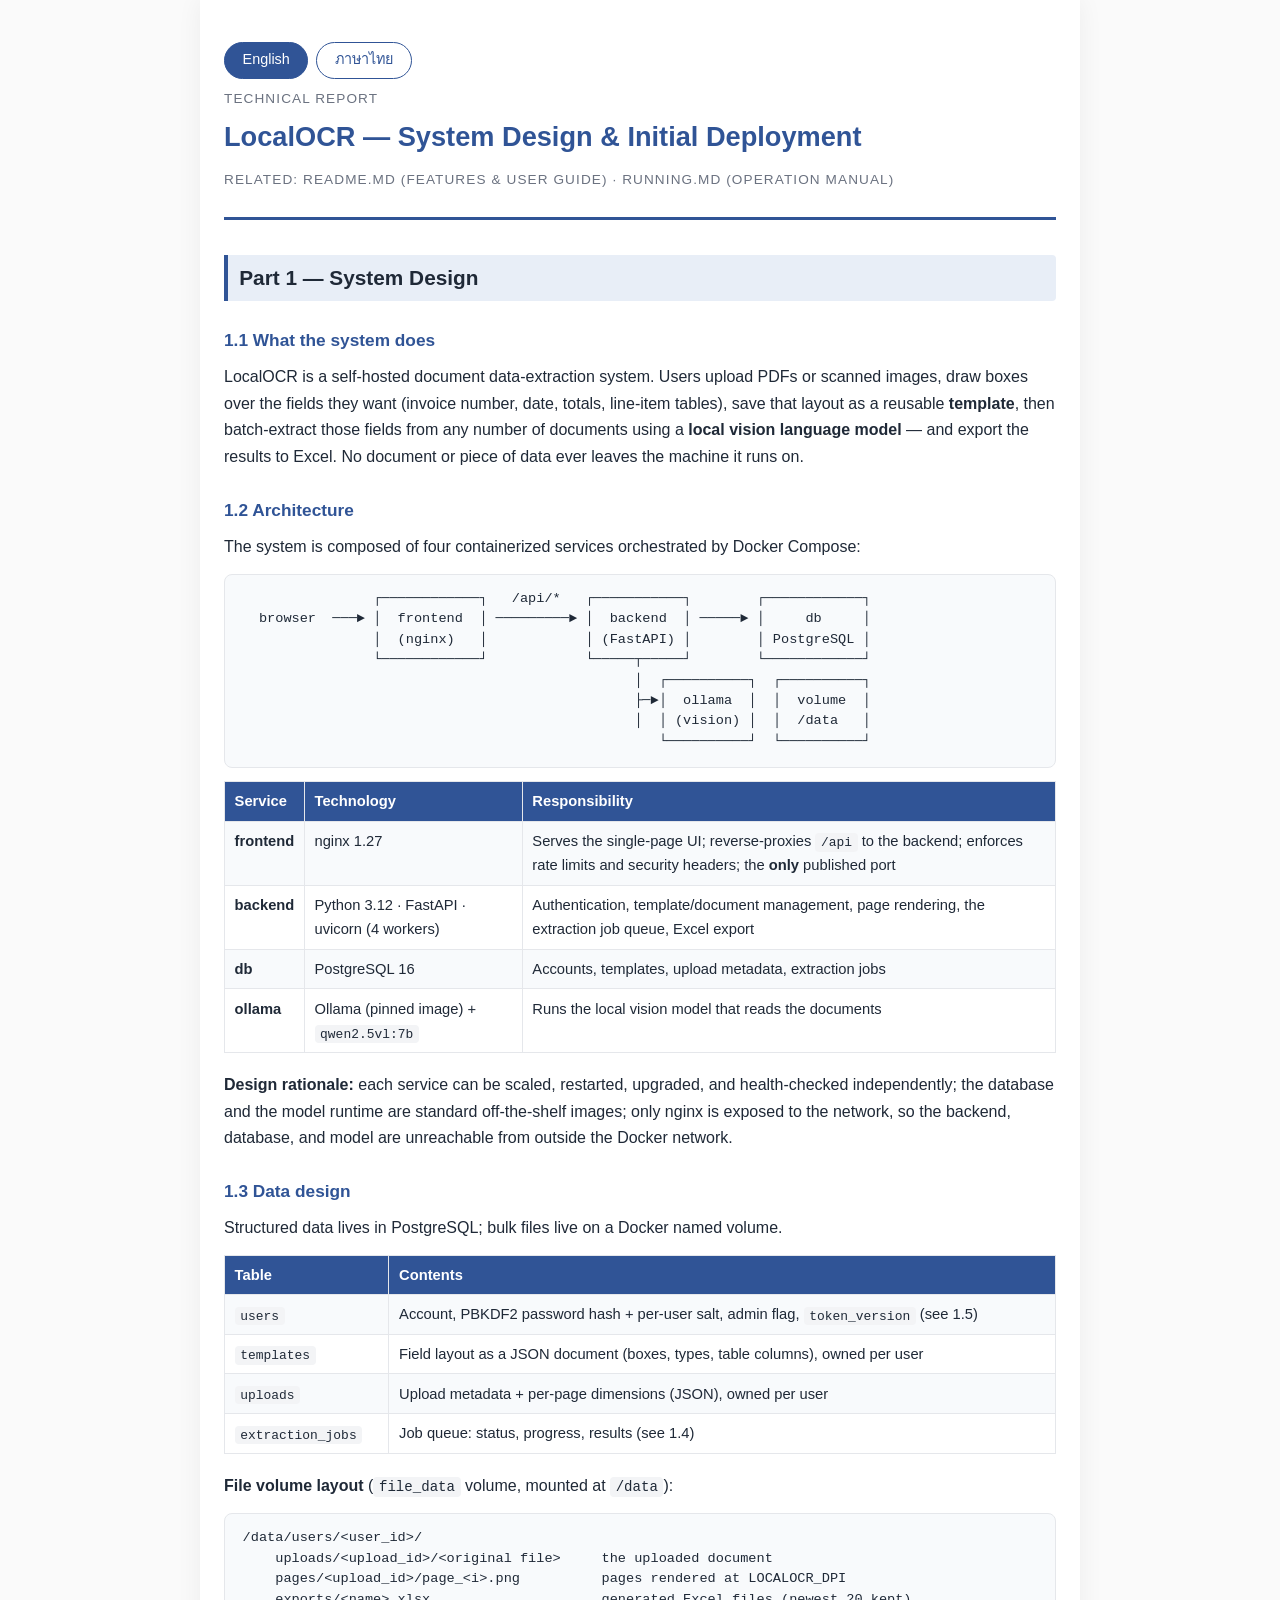
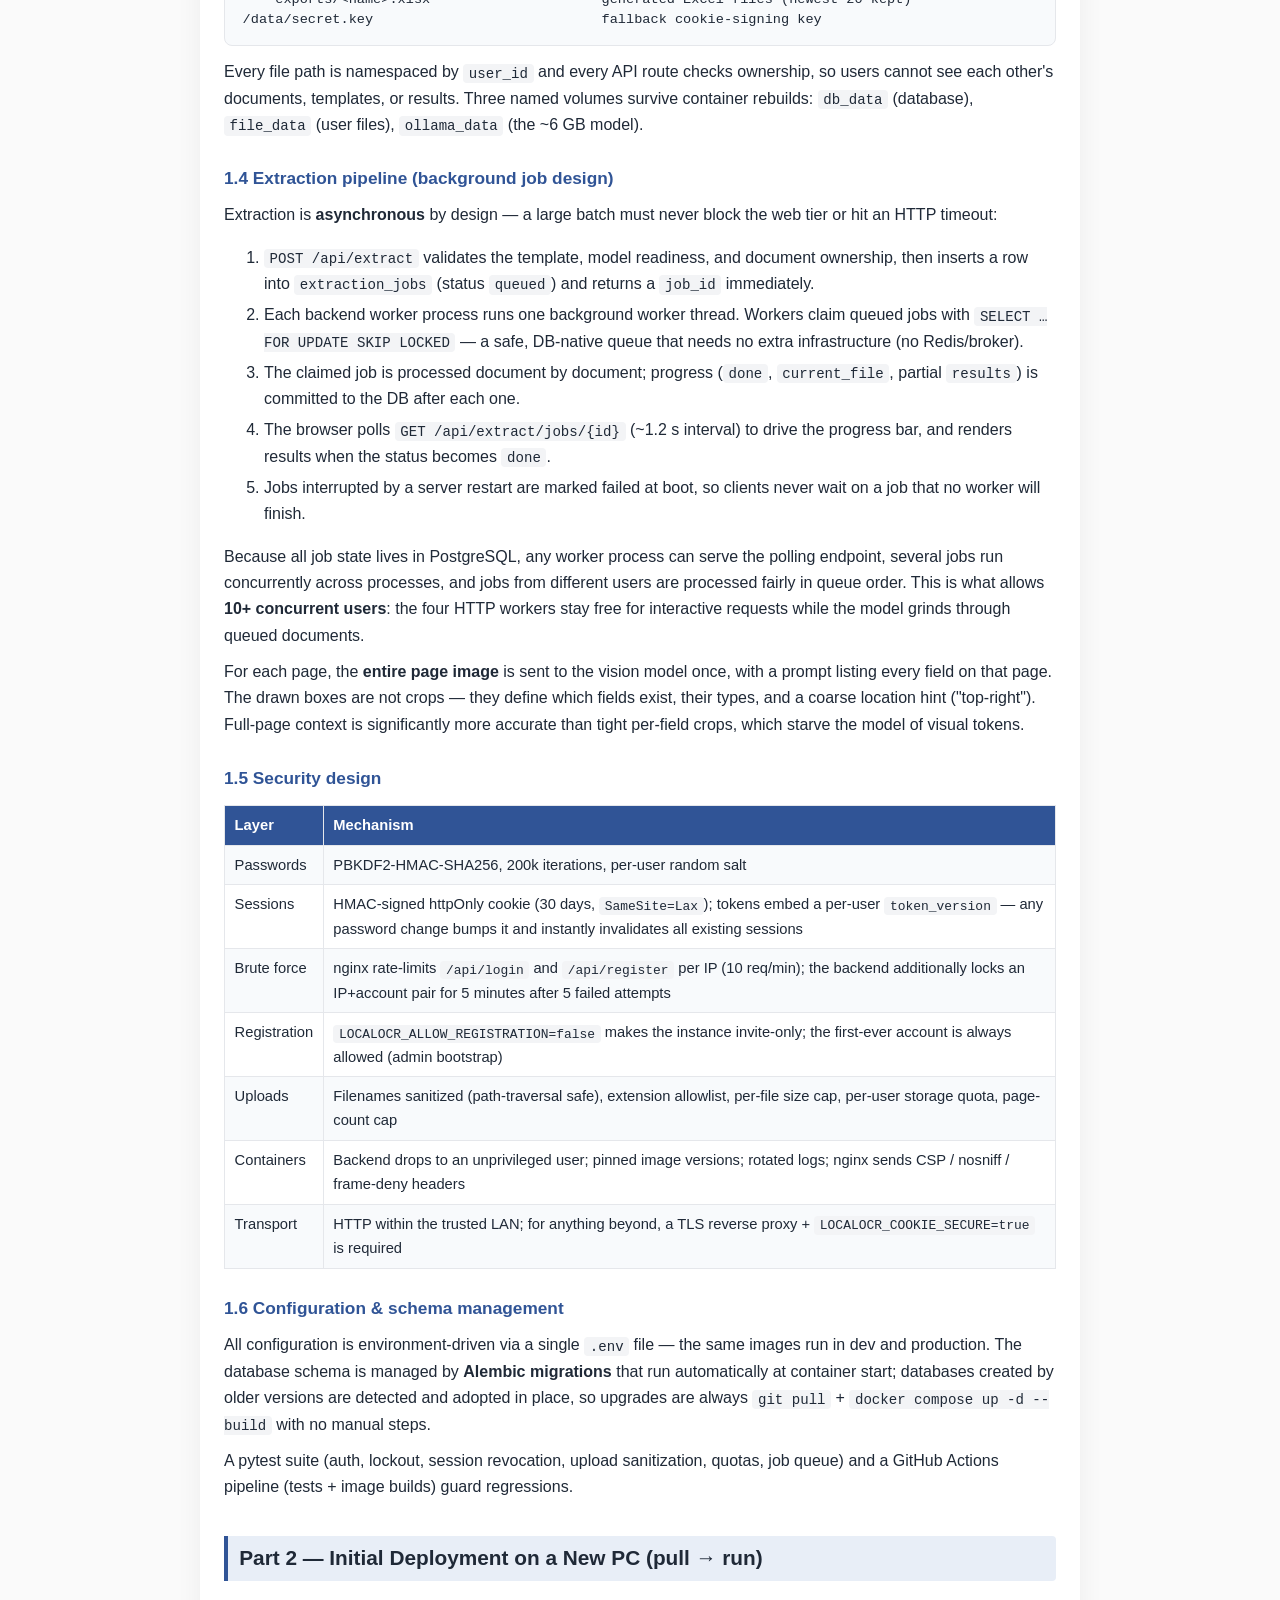
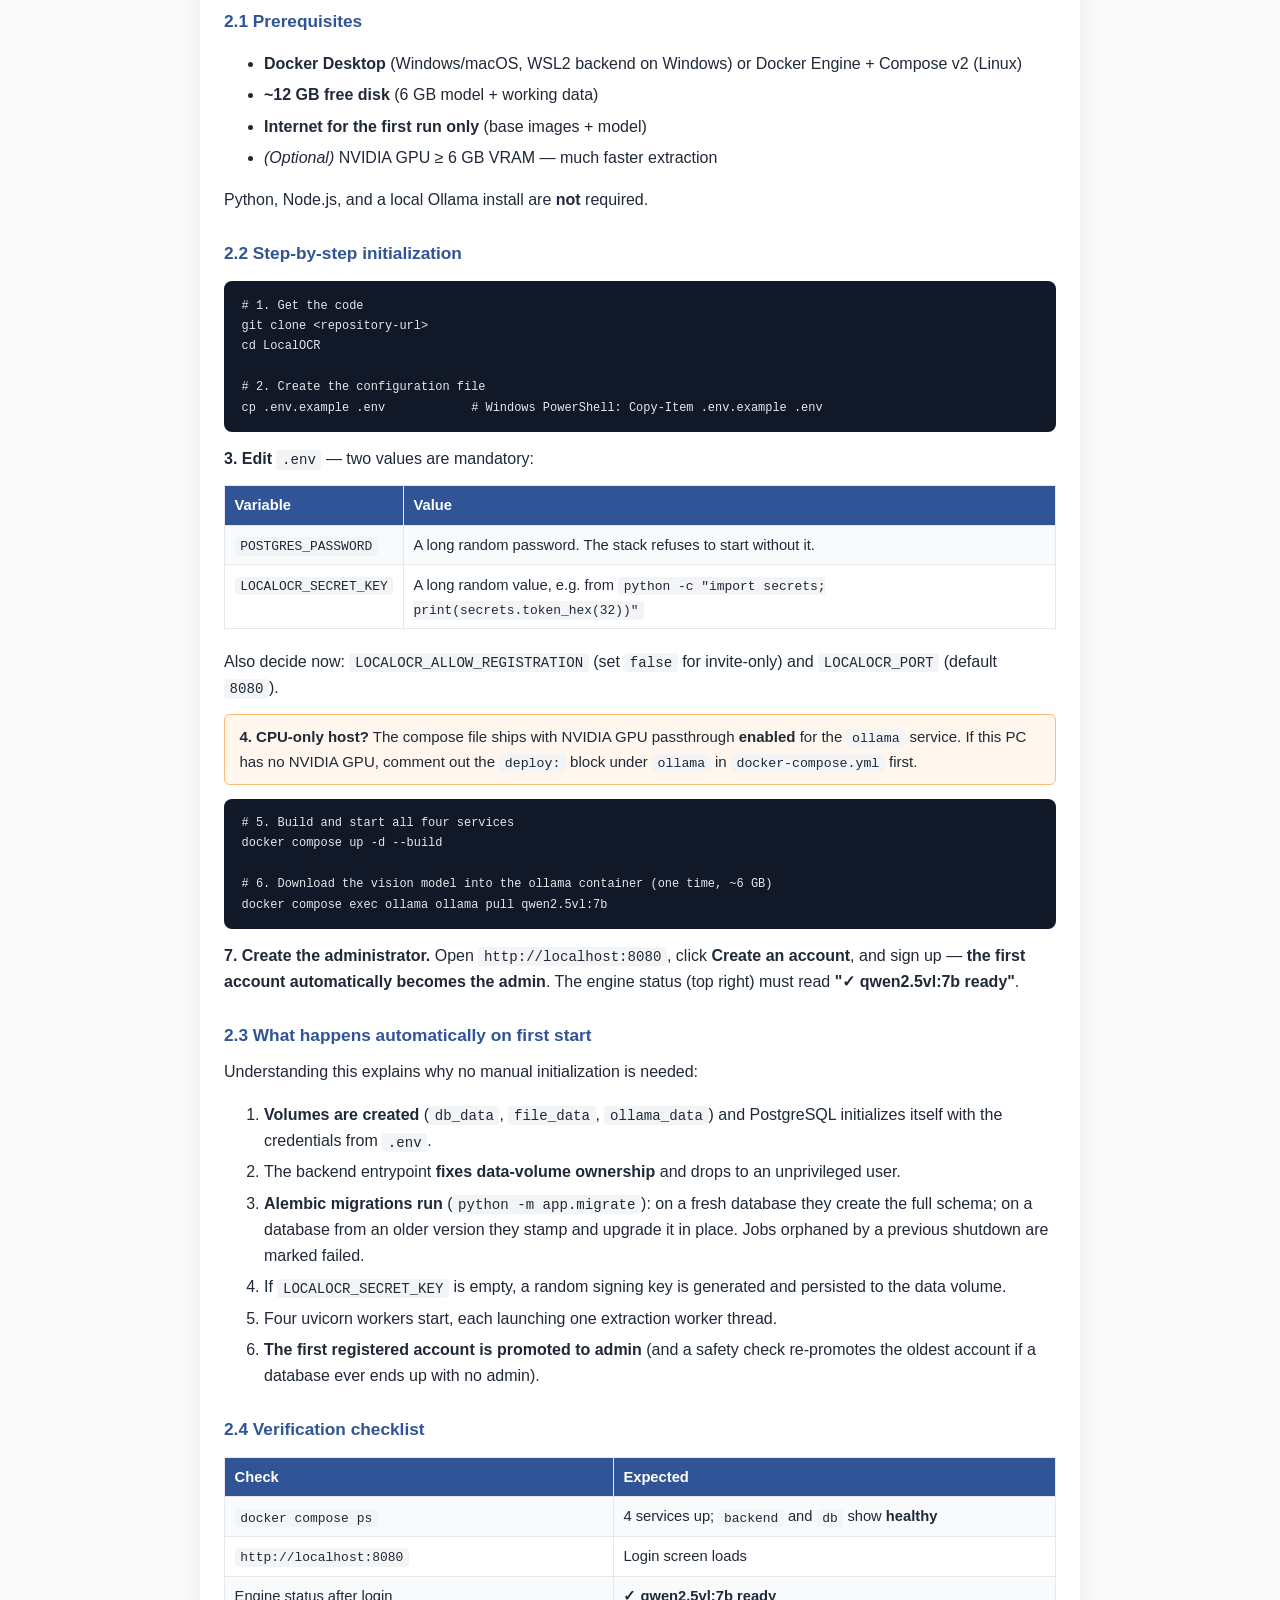
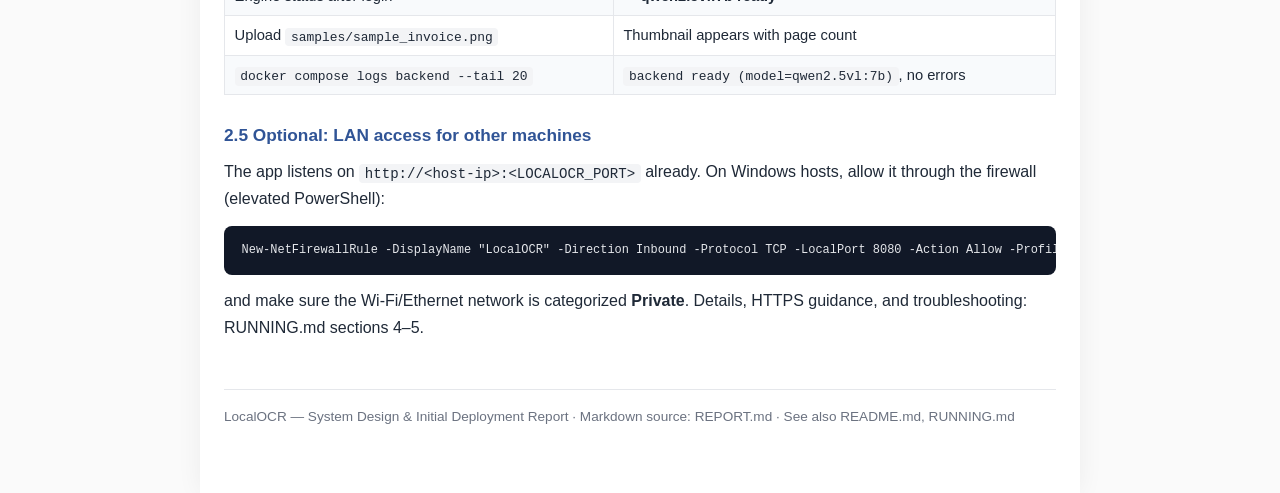
<file: REPORT.html>
<!DOCTYPE html>
<html lang="en">
<head>
<meta charset="UTF-8" />
<meta name="viewport" content="width=device-width, initial-scale=1.0" />
<title>LocalOCR — System Design &amp; Initial Deployment Report</title>
<style>
  :root {
    --ink: #1f2937;
    --muted: #6b7280;
    --accent: #305496;
    --accent-soft: #e8eef7;
    --border: #e5e7eb;
    --code-bg: #f3f4f6;
    --warn-bg: #fff7ed;
    --warn-border: #fdba74;
  }
  * { box-sizing: border-box; }
  body {
    margin: 0;
    color: var(--ink);
    font: 16px/1.65 "Segoe UI", "Noto Sans Thai", Tahoma, Arial, sans-serif;
    background: #fafafa;
  }
  .page {
    max-width: 880px;
    margin: 0 auto;
    padding: 2rem 1.5rem 4rem;
    background: #fff;
    min-height: 100vh;
    box-shadow: 0 0 24px rgba(0,0,0,.06);
  }
  header.report-head {
    border-bottom: 3px solid var(--accent);
    padding-bottom: 1rem;
    margin-bottom: 1.5rem;
  }
  .doc-kicker { color: var(--muted); font-size: .85rem; letter-spacing: .08em; text-transform: uppercase; }
  h1 { font-size: 1.7rem; margin: .25rem 0 .5rem; color: var(--accent); }
  h2 {
    font-size: 1.3rem;
    margin: 2.2rem 0 .8rem;
    padding: .35rem .7rem;
    background: var(--accent-soft);
    border-left: 4px solid var(--accent);
    border-radius: 0 4px 4px 0;
  }
  h3 { font-size: 1.08rem; margin: 1.6rem 0 .5rem; color: var(--accent); }
  p { margin: .6rem 0; }
  table {
    border-collapse: collapse;
    width: 100%;
    margin: .8rem 0 1.2rem;
    font-size: .92rem;
  }
  th, td { border: 1px solid var(--border); padding: .45rem .6rem; text-align: left; vertical-align: top; }
  th { background: var(--accent); color: #fff; font-weight: 600; }
  tr:nth-child(even) td { background: #f8fafc; }
  code {
    background: var(--code-bg);
    border-radius: 4px;
    padding: .1rem .35rem;
    font: .88em/1.5 Consolas, "Courier New", monospace;
  }
  pre {
    background: #111827;
    color: #e5e7eb;
    border-radius: 8px;
    padding: .9rem 1.1rem;
    overflow-x: auto;
    font: .85rem/1.5 Consolas, "Courier New", monospace;
  }
  pre code { background: none; padding: 0; color: inherit; }
  pre.diagram { background: #f8fafc; color: var(--ink); border: 1px solid var(--border); }
  .note {
    background: var(--warn-bg);
    border: 1px solid var(--warn-border);
    border-radius: 6px;
    padding: .6rem .9rem;
    margin: .8rem 0;
    font-size: .94rem;
  }
  ol li, ul li { margin: .3rem 0; }
  .lang-toggle {
    position: sticky;
    top: 0;
    z-index: 10;
    display: flex;
    gap: .5rem;
    padding: .6rem 0;
    background: #fff;
  }
  .lang-toggle button {
    border: 1px solid var(--accent);
    background: #fff;
    color: var(--accent);
    padding: .35rem 1.1rem;
    border-radius: 999px;
    font: inherit;
    font-size: .9rem;
    cursor: pointer;
  }
  .lang-toggle button.active { background: var(--accent); color: #fff; }
  .lang { display: none; }
  .lang.show { display: block; }
  footer { margin-top: 3rem; color: var(--muted); font-size: .85rem; border-top: 1px solid var(--border); padding-top: 1rem; }
  @media print {
    body { background: #fff; }
    .page { box-shadow: none; max-width: none; padding: 0; }
    .lang-toggle { display: none; }
    pre { white-space: pre-wrap; }
    h2 { break-after: avoid; }
    table, pre { break-inside: avoid; }
  }
</style>
</head>
<body>
<div class="page">

<div class="lang-toggle">
  <button id="btn-en" class="active" onclick="setLang('en')">English</button>
  <button id="btn-th" onclick="setLang('th')">ภาษาไทย</button>
</div>

<!-- ==================== ENGLISH ==================== -->
<section id="lang-en" class="lang show">

<header class="report-head">
  <div class="doc-kicker">Technical Report</div>
  <h1>LocalOCR — System Design &amp; Initial Deployment</h1>
  <p class="doc-kicker">Related: README.md (features &amp; user guide) · RUNNING.md (operation manual)</p>
</header>

<h2>Part 1 — System Design</h2>

<h3>1.1 What the system does</h3>
<p>LocalOCR is a self-hosted document data-extraction system. Users upload PDFs
or scanned images, draw boxes over the fields they want (invoice number, date,
totals, line-item tables), save that layout as a reusable <strong>template</strong>,
then batch-extract those fields from any number of documents using a
<strong>local vision language model</strong> — and export the results to Excel.
No document or piece of data ever leaves the machine it runs on.</p>

<h3>1.2 Architecture</h3>
<p>The system is composed of four containerized services orchestrated by Docker Compose:</p>
<pre class="diagram">
                ┌────────────┐   /api/*   ┌───────────┐        ┌────────────┐
  browser  ───► │  frontend  │ ─────────► │  backend  │ ─────► │     db     │
                │  (nginx)   │            │ (FastAPI) │        │ PostgreSQL │
                └────────────┘            └─────┬─────┘        └────────────┘
                                                │  ┌──────────┐  ┌──────────┐
                                                ├─►│  ollama  │  │  volume  │
                                                │  │ (vision) │  │  /data   │
                                                   └──────────┘  └──────────┘
</pre>
<table>
  <tr><th>Service</th><th>Technology</th><th>Responsibility</th></tr>
  <tr><td><strong>frontend</strong></td><td>nginx 1.27</td><td>Serves the single-page UI; reverse-proxies <code>/api</code> to the backend; enforces rate limits and security headers; the <strong>only</strong> published port</td></tr>
  <tr><td><strong>backend</strong></td><td>Python 3.12 · FastAPI · uvicorn (4 workers)</td><td>Authentication, template/document management, page rendering, the extraction job queue, Excel export</td></tr>
  <tr><td><strong>db</strong></td><td>PostgreSQL 16</td><td>Accounts, templates, upload metadata, extraction jobs</td></tr>
  <tr><td><strong>ollama</strong></td><td>Ollama (pinned image) + <code>qwen2.5vl:7b</code></td><td>Runs the local vision model that reads the documents</td></tr>
</table>
<p><strong>Design rationale:</strong> each service can be scaled, restarted, upgraded,
and health-checked independently; the database and the model runtime are standard
off-the-shelf images; only nginx is exposed to the network, so the backend,
database, and model are unreachable from outside the Docker network.</p>

<h3>1.3 Data design</h3>
<p>Structured data lives in PostgreSQL; bulk files live on a Docker named volume.</p>
<table>
  <tr><th>Table</th><th>Contents</th></tr>
  <tr><td><code>users</code></td><td>Account, PBKDF2 password hash + per-user salt, admin flag, <code>token_version</code> (see 1.5)</td></tr>
  <tr><td><code>templates</code></td><td>Field layout as a JSON document (boxes, types, table columns), owned per user</td></tr>
  <tr><td><code>uploads</code></td><td>Upload metadata + per-page dimensions (JSON), owned per user</td></tr>
  <tr><td><code>extraction_jobs</code></td><td>Job queue: status, progress, results (see 1.4)</td></tr>
</table>
<p><strong>File volume layout</strong> (<code>file_data</code> volume, mounted at <code>/data</code>):</p>
<pre class="diagram">
/data/users/&lt;user_id&gt;/
    uploads/&lt;upload_id&gt;/&lt;original file&gt;     the uploaded document
    pages/&lt;upload_id&gt;/page_&lt;i&gt;.png          pages rendered at LOCALOCR_DPI
    exports/&lt;name&gt;.xlsx                     generated Excel files (newest 20 kept)
/data/secret.key                            fallback cookie-signing key
</pre>
<p>Every file path is namespaced by <code>user_id</code> and every API route checks
ownership, so users cannot see each other's documents, templates, or results.
Three named volumes survive container rebuilds: <code>db_data</code> (database),
<code>file_data</code> (user files), <code>ollama_data</code> (the ~6&nbsp;GB model).</p>

<h3>1.4 Extraction pipeline (background job design)</h3>
<p>Extraction is <strong>asynchronous</strong> by design — a large batch must never
block the web tier or hit an HTTP timeout:</p>
<ol>
  <li><code>POST /api/extract</code> validates the template, model readiness, and
      document ownership, then inserts a row into <code>extraction_jobs</code>
      (status <code>queued</code>) and returns a <code>job_id</code> immediately.</li>
  <li>Each backend worker process runs one background worker thread. Workers claim
      queued jobs with <code>SELECT … FOR UPDATE SKIP LOCKED</code> — a safe,
      DB-native queue that needs no extra infrastructure (no Redis/broker).</li>
  <li>The claimed job is processed document by document; progress (<code>done</code>,
      <code>current_file</code>, partial <code>results</code>) is committed to the DB
      after each one.</li>
  <li>The browser polls <code>GET /api/extract/jobs/{id}</code> (~1.2&nbsp;s interval)
      to drive the progress bar, and renders results when the status becomes
      <code>done</code>.</li>
  <li>Jobs interrupted by a server restart are marked failed at boot, so clients
      never wait on a job that no worker will finish.</li>
</ol>
<p>Because all job state lives in PostgreSQL, any worker process can serve the
polling endpoint, several jobs run concurrently across processes, and jobs from
different users are processed fairly in queue order. This is what allows
<strong>10+ concurrent users</strong>: the four HTTP workers stay free for
interactive requests while the model grinds through queued documents.</p>
<p>For each page, the <strong>entire page image</strong> is sent to the vision model
once, with a prompt listing every field on that page. The drawn boxes are not
crops — they define which fields exist, their types, and a coarse location hint
("top-right"). Full-page context is significantly more accurate than tight
per-field crops, which starve the model of visual tokens.</p>

<h3>1.5 Security design</h3>
<table>
  <tr><th>Layer</th><th>Mechanism</th></tr>
  <tr><td>Passwords</td><td>PBKDF2-HMAC-SHA256, 200k iterations, per-user random salt</td></tr>
  <tr><td>Sessions</td><td>HMAC-signed httpOnly cookie (30 days, <code>SameSite=Lax</code>); tokens embed a per-user <code>token_version</code> — any password change bumps it and instantly invalidates all existing sessions</td></tr>
  <tr><td>Brute force</td><td>nginx rate-limits <code>/api/login</code> and <code>/api/register</code> per IP (10 req/min); the backend additionally locks an IP+account pair for 5 minutes after 5 failed attempts</td></tr>
  <tr><td>Registration</td><td><code>LOCALOCR_ALLOW_REGISTRATION=false</code> makes the instance invite-only; the first-ever account is always allowed (admin bootstrap)</td></tr>
  <tr><td>Uploads</td><td>Filenames sanitized (path-traversal safe), extension allowlist, per-file size cap, per-user storage quota, page-count cap</td></tr>
  <tr><td>Containers</td><td>Backend drops to an unprivileged user; pinned image versions; rotated logs; nginx sends CSP / nosniff / frame-deny headers</td></tr>
  <tr><td>Transport</td><td>HTTP within the trusted LAN; for anything beyond, a TLS reverse proxy + <code>LOCALOCR_COOKIE_SECURE=true</code> is required</td></tr>
</table>

<h3>1.6 Configuration &amp; schema management</h3>
<p>All configuration is environment-driven via a single <code>.env</code> file —
the same images run in dev and production. The database schema is managed by
<strong>Alembic migrations</strong> that run automatically at container start;
databases created by older versions are detected and adopted in place, so
upgrades are always <code>git pull</code> + <code>docker compose up -d --build</code>
with no manual steps.</p>
<p>A pytest suite (auth, lockout, session revocation, upload sanitization, quotas,
job queue) and a GitHub Actions pipeline (tests + image builds) guard regressions.</p>

<h2>Part 2 — Initial Deployment on a New PC (pull → run)</h2>

<h3>2.1 Prerequisites</h3>
<ul>
  <li><strong>Docker Desktop</strong> (Windows/macOS, WSL2 backend on Windows) or Docker Engine + Compose v2 (Linux)</li>
  <li><strong>~12 GB free disk</strong> (6 GB model + working data)</li>
  <li><strong>Internet for the first run only</strong> (base images + model)</li>
  <li><em>(Optional)</em> NVIDIA GPU ≥ 6 GB VRAM — much faster extraction</li>
</ul>
<p>Python, Node.js, and a local Ollama install are <strong>not</strong> required.</p>

<h3>2.2 Step-by-step initialization</h3>
<pre><code># 1. Get the code
git clone &lt;repository-url&gt;
cd LocalOCR

# 2. Create the configuration file
cp .env.example .env            # Windows PowerShell: Copy-Item .env.example .env</code></pre>
<p><strong>3. Edit <code>.env</code></strong> — two values are mandatory:</p>
<table>
  <tr><th>Variable</th><th>Value</th></tr>
  <tr><td><code>POSTGRES_PASSWORD</code></td><td>A long random password. The stack refuses to start without it.</td></tr>
  <tr><td><code>LOCALOCR_SECRET_KEY</code></td><td>A long random value, e.g. from <code>python -c "import secrets; print(secrets.token_hex(32))"</code></td></tr>
</table>
<p>Also decide now: <code>LOCALOCR_ALLOW_REGISTRATION</code> (set <code>false</code>
for invite-only) and <code>LOCALOCR_PORT</code> (default <code>8080</code>).</p>
<div class="note"><strong>4. CPU-only host?</strong> The compose file ships with NVIDIA
GPU passthrough <strong>enabled</strong> for the <code>ollama</code> service. If this
PC has no NVIDIA GPU, comment out the <code>deploy:</code> block under
<code>ollama</code> in <code>docker-compose.yml</code> first.</div>
<pre><code># 5. Build and start all four services
docker compose up -d --build

# 6. Download the vision model into the ollama container (one time, ~6 GB)
docker compose exec ollama ollama pull qwen2.5vl:7b</code></pre>
<p><strong>7. Create the administrator.</strong> Open
<code>http://localhost:8080</code>, click <strong>Create an account</strong>, and
sign up — <strong>the first account automatically becomes the admin</strong>. The
engine status (top right) must read <strong>"✓ qwen2.5vl:7b ready"</strong>.</p>

<h3>2.3 What happens automatically on first start</h3>
<p>Understanding this explains why no manual initialization is needed:</p>
<ol>
  <li><strong>Volumes are created</strong> (<code>db_data</code>, <code>file_data</code>,
      <code>ollama_data</code>) and PostgreSQL initializes itself with the credentials
      from <code>.env</code>.</li>
  <li>The backend entrypoint <strong>fixes data-volume ownership</strong> and drops to
      an unprivileged user.</li>
  <li><strong>Alembic migrations run</strong> (<code>python -m app.migrate</code>): on a
      fresh database they create the full schema; on a database from an older version
      they stamp and upgrade it in place. Jobs orphaned by a previous shutdown are
      marked failed.</li>
  <li>If <code>LOCALOCR_SECRET_KEY</code> is empty, a random signing key is generated
      and persisted to the data volume.</li>
  <li>Four uvicorn workers start, each launching one extraction worker thread.</li>
  <li><strong>The first registered account is promoted to admin</strong> (and a safety
      check re-promotes the oldest account if a database ever ends up with no admin).</li>
</ol>

<h3>2.4 Verification checklist</h3>
<table>
  <tr><th>Check</th><th>Expected</th></tr>
  <tr><td><code>docker compose ps</code></td><td>4 services up; <code>backend</code> and <code>db</code> show <strong>healthy</strong></td></tr>
  <tr><td><code>http://localhost:8080</code></td><td>Login screen loads</td></tr>
  <tr><td>Engine status after login</td><td><strong>✓ qwen2.5vl:7b ready</strong></td></tr>
  <tr><td>Upload <code>samples/sample_invoice.png</code></td><td>Thumbnail appears with page count</td></tr>
  <tr><td><code>docker compose logs backend --tail 20</code></td><td><code>backend ready (model=qwen2.5vl:7b)</code>, no errors</td></tr>
</table>

<h3>2.5 Optional: LAN access for other machines</h3>
<p>The app listens on <code>http://&lt;host-ip&gt;:&lt;LOCALOCR_PORT&gt;</code> already.
On Windows hosts, allow it through the firewall (elevated PowerShell):</p>
<pre><code>New-NetFirewallRule -DisplayName "LocalOCR" -Direction Inbound -Protocol TCP -LocalPort 8080 -Action Allow -Profile Private</code></pre>
<p>and make sure the Wi-Fi/Ethernet network is categorized <strong>Private</strong>.
Details, HTTPS guidance, and troubleshooting: RUNNING.md sections 4–5.</p>

</section>

<!-- ==================== THAI ==================== -->
<section id="lang-th" class="lang" lang="th">

<header class="report-head">
  <div class="doc-kicker">รายงานทางเทคนิค</div>
  <h1>LocalOCR — การออกแบบระบบและขั้นตอนการติดตั้งเริ่มต้น</h1>
  <p class="doc-kicker">เอกสารที่เกี่ยวข้อง: README.md (คุณสมบัติและวิธีใช้งาน) · RUNNING.md (คู่มือการใช้งานประจำวัน)</p>
</header>

<h2>ส่วนที่ 1 — การออกแบบระบบ</h2>

<h3>1.1 ระบบนี้ทำอะไร</h3>
<p>LocalOCR คือระบบดึงข้อมูลจากเอกสารแบบติดตั้งใช้งานเองในเครื่อง (self-hosted)
ผู้ใช้อัปโหลดไฟล์ PDF หรือภาพสแกน วาดกรอบครอบช่องข้อมูลที่ต้องการ (เลขที่ใบแจ้งหนี้
วันที่ ยอดรวม ตารางรายการสินค้า) บันทึกเลย์เอาต์นั้นเป็น <strong>เทมเพลต</strong>
ที่ใช้ซ้ำได้ แล้วสั่งดึงข้อมูลจากเอกสารจำนวนมากพร้อมกันด้วย
<strong>โมเดล vision ที่รันในเครื่อง</strong> และส่งออกผลลัพธ์เป็น Excel —
เอกสารและข้อมูลทุกชิ้นไม่ออกไปนอกเครื่องที่รันระบบเลย</p>

<h3>1.2 สถาปัตยกรรม</h3>
<p>ระบบประกอบด้วยเซอร์วิส 4 ตัวที่รันในคอนเทนเนอร์ ควบคุมด้วย Docker Compose:</p>
<pre class="diagram">
                ┌────────────┐   /api/*   ┌───────────┐        ┌────────────┐
  เบราว์เซอร์ ──► │  frontend  │ ─────────► │  backend  │ ─────► │     db     │
                │  (nginx)   │            │ (FastAPI) │        │ PostgreSQL │
                └────────────┘            └─────┬─────┘        └────────────┘
                                                │  ┌──────────┐  ┌──────────┐
                                                ├─►│  ollama  │  │  volume  │
                                                │  │ (vision) │  │  /data   │
                                                   └──────────┘  └──────────┘
</pre>
<table>
  <tr><th>เซอร์วิส</th><th>เทคโนโลยี</th><th>หน้าที่</th></tr>
  <tr><td><strong>frontend</strong></td><td>nginx 1.27</td><td>เสิร์ฟหน้าเว็บ (SPA); reverse-proxy <code>/api</code> ไปยัง backend; ทำ rate limit และ security headers; เป็นพอร์ต<strong>เดียว</strong>ที่เปิดสู่ภายนอก</td></tr>
  <tr><td><strong>backend</strong></td><td>Python 3.12 · FastAPI · uvicorn (4 workers)</td><td>ยืนยันตัวตน จัดการเทมเพลต/เอกสาร เรนเดอร์หน้าเอกสาร คิวงานดึงข้อมูล ส่งออก Excel</td></tr>
  <tr><td><strong>db</strong></td><td>PostgreSQL 16</td><td>บัญชีผู้ใช้ เทมเพลต ข้อมูลไฟล์ และงานในคิว</td></tr>
  <tr><td><strong>ollama</strong></td><td>Ollama (ตรึงเวอร์ชัน image) + <code>qwen2.5vl:7b</code></td><td>รันโมเดล vision ที่อ่านเอกสาร</td></tr>
</table>
<p><strong>เหตุผลการออกแบบ:</strong> แต่ละเซอร์วิสสามารถขยาย รีสตาร์ต อัปเกรด
และตรวจสุขภาพแยกจากกันได้ ฐานข้อมูลและตัวรันโมเดลใช้ image มาตรฐาน และมีเพียง
nginx เท่านั้นที่เข้าถึงได้จากเครือข่าย — backend, ฐานข้อมูล และโมเดล
เข้าถึงจากภายนอก Docker network ไม่ได้</p>

<h3>1.3 การออกแบบข้อมูล</h3>
<p>ข้อมูลเชิงโครงสร้างเก็บใน PostgreSQL ส่วนไฟล์ขนาดใหญ่เก็บบน Docker named volume</p>
<table>
  <tr><th>ตาราง</th><th>เก็บอะไร</th></tr>
  <tr><td><code>users</code></td><td>บัญชี, รหัสผ่านแฮชแบบ PBKDF2 + salt รายผู้ใช้, สถานะแอดมิน, <code>token_version</code> (ดู 1.5)</td></tr>
  <tr><td><code>templates</code></td><td>เลย์เอาต์ช่องข้อมูลเป็นเอกสาร JSON (กรอบ ชนิด คอลัมน์ตาราง) แยกตามเจ้าของ</td></tr>
  <tr><td><code>uploads</code></td><td>ข้อมูลไฟล์ที่อัปโหลด + ขนาดของแต่ละหน้า (JSON) แยกตามเจ้าของ</td></tr>
  <tr><td><code>extraction_jobs</code></td><td>คิวงาน: สถานะ ความคืบหน้า ผลลัพธ์ (ดู 1.4)</td></tr>
</table>
<p><strong>โครงสร้างไฟล์บน volume</strong> (<code>file_data</code> ติดตั้งที่ <code>/data</code>):</p>
<pre class="diagram">
/data/users/&lt;user_id&gt;/
    uploads/&lt;upload_id&gt;/&lt;ไฟล์ต้นฉบับ&gt;        เอกสารที่อัปโหลด
    pages/&lt;upload_id&gt;/page_&lt;i&gt;.png           หน้าที่เรนเดอร์ตาม LOCALOCR_DPI
    exports/&lt;ชื่อ&gt;.xlsx                      ไฟล์ Excel (เก็บ 20 ไฟล์ล่าสุด)
/data/secret.key                             กุญแจเซ็นคุกกี้ (กรณีไม่ตั้งใน .env)
</pre>
<p>ทุกเส้นทางไฟล์แยกตาม <code>user_id</code> และทุก API ตรวจสอบความเป็นเจ้าของ
ผู้ใช้จึงมองไม่เห็นเอกสาร เทมเพลต หรือผลลัพธ์ของกันและกัน
Named volume สามตัวคงอยู่แม้ build คอนเทนเนอร์ใหม่: <code>db_data</code> (ฐานข้อมูล),
<code>file_data</code> (ไฟล์ผู้ใช้), <code>ollama_data</code> (โมเดล ~6&nbsp;GB)</p>

<h3>1.4 ขั้นตอนการดึงข้อมูล (การออกแบบงานเบื้องหลัง)</h3>
<p>การดึงข้อมูลถูกออกแบบให้เป็นแบบ <strong>asynchronous</strong> — งานชุดใหญ่ต้องไม่บล็อก
เว็บเซิร์ฟเวอร์หรือชน HTTP timeout:</p>
<ol>
  <li><code>POST /api/extract</code> ตรวจสอบเทมเพลต ความพร้อมของโมเดล
      และความเป็นเจ้าของเอกสาร แล้วเพิ่มแถวลงตาราง <code>extraction_jobs</code>
      (สถานะ <code>queued</code>) และคืน <code>job_id</code> ทันที</li>
  <li>โปรเซส backend แต่ละตัวรัน worker thread เบื้องหลังหนึ่งเส้น ซึ่งจองงานจากคิวด้วย
      <code>SELECT … FOR UPDATE SKIP LOCKED</code> — คิวที่ปลอดภัยในตัวฐานข้อมูลเอง
      ไม่ต้องมีโครงสร้างพื้นฐานเพิ่ม (ไม่ต้องใช้ Redis/broker)</li>
  <li>งานที่จองแล้วถูกประมวลผลทีละเอกสาร และบันทึกความคืบหน้า (<code>done</code>,
      <code>current_file</code>, ผลลัพธ์บางส่วน) ลงฐานข้อมูลหลังจบแต่ละเอกสาร</li>
  <li>เบราว์เซอร์ poll <code>GET /api/extract/jobs/{id}</code> (ทุก ~1.2 วินาที)
      เพื่ออัปเดตแถบความคืบหน้า และแสดงผลเมื่อสถานะเป็น <code>done</code></li>
  <li>งานที่ค้างจากการรีสตาร์ตเซิร์ฟเวอร์จะถูกทำเครื่องหมายว่าล้มเหลวตอนบูต
      ผู้ใช้จึงไม่ต้องรองานที่ไม่มีใครทำต่อ</li>
</ol>
<p>เนื่องจากสถานะงานทั้งหมดอยู่ใน PostgreSQL โปรเซสใดก็ตอบ endpoint สำหรับ poll ได้
งานหลายงานรันพร้อมกันข้ามโปรเซสได้ และงานของผู้ใช้แต่ละคนถูกประมวลผลอย่างยุติธรรม
ตามลำดับคิว — นี่คือสิ่งที่ทำให้รองรับ <strong>ผู้ใช้พร้อมกัน 10+ คน</strong>:
HTTP workers ทั้งสี่ยังว่างรับคำขอปกติ ขณะที่โมเดลทยอยประมวลผลเอกสารในคิว</p>
<p>ในแต่ละหน้า ระบบส่ง <strong>ภาพทั้งหน้า</strong> ให้โมเดล vision ครั้งเดียว
พร้อม prompt ที่ระบุทุกช่องข้อมูลบนหน้านั้น กรอบที่วาดไม่ใช่การครอปภาพ —
แต่เป็นตัวกำหนดว่ามีช่องอะไรบ้าง ชนิดอะไร และคำใบ้ตำแหน่งคร่าว ๆ ("มุมขวาบน")
เพราะบริบทเต็มหน้าแม่นยำกว่าการครอปแคบ ๆ ทีละช่องอย่างมีนัยสำคัญ</p>

<h3>1.5 การออกแบบด้านความปลอดภัย</h3>
<table>
  <tr><th>ชั้น</th><th>กลไก</th></tr>
  <tr><td>รหัสผ่าน</td><td>PBKDF2-HMAC-SHA256 จำนวน 200,000 รอบ พร้อม salt สุ่มรายผู้ใช้</td></tr>
  <tr><td>เซสชัน</td><td>คุกกี้ httpOnly เซ็นด้วย HMAC (30 วัน, <code>SameSite=Lax</code>); โทเคนฝัง <code>token_version</code> ของผู้ใช้ — เปลี่ยนรหัสผ่านเมื่อใด เซสชันเดิมทั้งหมดใช้ไม่ได้ทันที</td></tr>
  <tr><td>ป้องกันเดารหัสผ่าน</td><td>nginx จำกัด <code>/api/login</code> และ <code>/api/register</code> ต่อ IP (10 ครั้ง/นาที); backend ล็อกคู่ IP+บัญชี 5 นาทีหลังพลาด 5 ครั้ง</td></tr>
  <tr><td>การสมัครสมาชิก</td><td><code>LOCALOCR_ALLOW_REGISTRATION=false</code> ทำให้เป็นระบบเชิญเท่านั้น; บัญชีแรกสุดสร้างได้เสมอ (bootstrap แอดมิน)</td></tr>
  <tr><td>การอัปโหลด</td><td>ชื่อไฟล์ถูก sanitize (กัน path traversal), allowlist นามสกุลไฟล์, จำกัดขนาดต่อไฟล์, โควตาต่อผู้ใช้, จำกัดจำนวนหน้า</td></tr>
  <tr><td>คอนเทนเนอร์</td><td>backend รันด้วยผู้ใช้ไร้สิทธิพิเศษ; ตรึงเวอร์ชัน image; log หมุนเวียนอัตโนมัติ; nginx ส่ง CSP / nosniff / frame-deny headers</td></tr>
  <tr><td>การรับส่งข้อมูล</td><td>HTTP ภายใน LAN ที่เชื่อถือได้; ถ้าเกินกว่านั้นต้องมี TLS reverse proxy + <code>LOCALOCR_COOKIE_SECURE=true</code></td></tr>
</table>

<h3>1.6 การจัดการค่าตั้งค่าและ schema</h3>
<p>ค่าตั้งค่าทั้งหมดขับเคลื่อนด้วย environment variables ผ่านไฟล์ <code>.env</code>
ไฟล์เดียว — image ชุดเดียวกันใช้ได้ทั้ง dev และ production ส่วน schema ของฐานข้อมูล
จัดการด้วย <strong>Alembic migrations</strong> ที่รันอัตโนมัติตอนคอนเทนเนอร์เริ่มทำงาน
ฐานข้อมูลจากเวอร์ชันเก่าจะถูกตรวจจับและอัปเกรดให้เอง การอัปเดตระบบจึงเหลือแค่
<code>git pull</code> + <code>docker compose up -d --build</code> โดยไม่มีขั้นตอน manual</p>
<p>มีชุดทดสอบ pytest (ยืนยันตัวตน การล็อกเอาต์ การเพิกถอนเซสชัน การ sanitize
ไฟล์อัปโหลด โควตา คิวงาน) และ GitHub Actions (รันเทสต์ + build image)
คอยป้องกัน regression</p>

<h2>ส่วนที่ 2 — การติดตั้งเริ่มต้นบนเครื่องใหม่ (pull → run)</h2>

<h3>2.1 สิ่งที่ต้องมีก่อน</h3>
<ul>
  <li><strong>Docker Desktop</strong> (Windows/macOS ใช้ WSL2 backend บน Windows) หรือ Docker Engine + Compose v2 (Linux)</li>
  <li><strong>พื้นที่ดิสก์ว่าง ~12 GB</strong> (โมเดล 6 GB + ข้อมูลใช้งาน)</li>
  <li><strong>อินเทอร์เน็ตเฉพาะครั้งแรก</strong> (ดาวน์โหลด image และโมเดล)</li>
  <li><em>(ไม่บังคับ)</em> การ์ดจอ NVIDIA VRAM ≥ 6 GB — ดึงข้อมูลเร็วขึ้นมาก</li>
</ul>
<p><strong>ไม่ต้อง</strong>ติดตั้ง Python, Node.js หรือ Ollama บนเครื่อง</p>

<h3>2.2 ขั้นตอนการติดตั้งทีละขั้น</h3>
<pre><code># 1. ดึงโค้ด
git clone &lt;repository-url&gt;
cd LocalOCR

# 2. สร้างไฟล์ค่าตั้งค่า
cp .env.example .env            # Windows PowerShell: Copy-Item .env.example .env</code></pre>
<p><strong>3. แก้ไข <code>.env</code></strong> — สองค่านี้บังคับต้องตั้ง:</p>
<table>
  <tr><th>ตัวแปร</th><th>ค่า</th></tr>
  <tr><td><code>POSTGRES_PASSWORD</code></td><td>รหัสผ่านสุ่มที่ยาว — ระบบไม่ยอมเริ่มทำงานถ้าไม่ตั้ง</td></tr>
  <tr><td><code>LOCALOCR_SECRET_KEY</code></td><td>ค่าสุ่มที่ยาว เช่นจาก <code>python -c "import secrets; print(secrets.token_hex(32))"</code></td></tr>
</table>
<p>ควรตัดสินใจตอนนี้ด้วย: <code>LOCALOCR_ALLOW_REGISTRATION</code> (ตั้ง
<code>false</code> ถ้าต้องการระบบเชิญเท่านั้น) และ <code>LOCALOCR_PORT</code>
(ค่าเริ่มต้น <code>8080</code>)</p>
<div class="note"><strong>4. เครื่องไม่มีการ์ดจอ NVIDIA?</strong> ไฟล์ compose
เปิดใช้ GPU passthrough สำหรับเซอร์วิส <code>ollama</code> ไว้แล้ว
ถ้าเครื่องนี้ไม่มีการ์ดจอ NVIDIA ให้คอมเมนต์บล็อก <code>deploy:</code>
ใต้ <code>ollama</code> ใน <code>docker-compose.yml</code> ออกก่อน</div>
<pre><code># 5. Build และเริ่มเซอร์วิสทั้งสี่
docker compose up -d --build

# 6. ดาวน์โหลดโมเดลเข้าคอนเทนเนอร์ ollama (ครั้งเดียว ~6 GB)
docker compose exec ollama ollama pull qwen2.5vl:7b</code></pre>
<p><strong>7. สร้างบัญชีผู้ดูแลระบบ</strong> — เปิด <code>http://localhost:8080</code>
คลิก <strong>Create an account</strong> แล้วสมัคร —
<strong>บัญชีแรกจะเป็นแอดมินโดยอัตโนมัติ</strong> สถานะเครื่องมือ (มุมขวาบน)
ต้องขึ้นว่า <strong>"✓ qwen2.5vl:7b ready"</strong></p>

<h3>2.3 สิ่งที่เกิดขึ้นอัตโนมัติตอนเริ่มครั้งแรก</h3>
<p>เข้าใจส่วนนี้แล้วจะเห็นว่าทำไมจึงไม่ต้องมีขั้นตอน initialize ด้วยมือ:</p>
<ol>
  <li><strong>Volume ถูกสร้าง</strong> (<code>db_data</code>, <code>file_data</code>,
      <code>ollama_data</code>) และ PostgreSQL ตั้งค่าตัวเองด้วยข้อมูลจาก <code>.env</code></li>
  <li>Entrypoint ของ backend <strong>แก้สิทธิ์ความเป็นเจ้าของ data volume</strong>
      แล้วสลับไปรันด้วยผู้ใช้ไร้สิทธิพิเศษ</li>
  <li><strong>Alembic migrations รัน</strong> (<code>python -m app.migrate</code>):
      ฐานข้อมูลใหม่จะถูกสร้าง schema ครบชุด ส่วนฐานข้อมูลจากเวอร์ชันเก่าจะถูก stamp
      และอัปเกรดให้ในที่ งานที่ค้างจากการปิดเครื่องครั้งก่อนถูกทำเครื่องหมายว่าล้มเหลว</li>
  <li>ถ้า <code>LOCALOCR_SECRET_KEY</code> ว่าง ระบบจะสุ่มกุญแจเซ็นคุกกี้และบันทึกลง volume</li>
  <li>uvicorn workers สี่ตัวเริ่มทำงาน แต่ละตัวมี worker thread สำหรับงานดึงข้อมูล</li>
  <li><strong>บัญชีแรกที่สมัครถูกยกเป็นแอดมิน</strong> (และมีกลไกสำรอง:
      ถ้าฐานข้อมูลไม่มีแอดมินเลย บัญชีที่เก่าที่สุดจะถูกยกเป็นแอดมินให้)</li>
</ol>

<h3>2.4 รายการตรวจสอบหลังติดตั้ง</h3>
<table>
  <tr><th>ตรวจ</th><th>ผลที่ควรได้</th></tr>
  <tr><td><code>docker compose ps</code></td><td>เซอร์วิสทั้ง 4 ตัวรันอยู่; <code>backend</code> และ <code>db</code> ขึ้น <strong>healthy</strong></td></tr>
  <tr><td><code>http://localhost:8080</code></td><td>หน้าจอล็อกอินแสดงขึ้น</td></tr>
  <tr><td>สถานะเครื่องมือหลังล็อกอิน</td><td><strong>✓ qwen2.5vl:7b ready</strong></td></tr>
  <tr><td>อัปโหลด <code>samples/sample_invoice.png</code></td><td>รูปย่อปรากฏพร้อมจำนวนหน้า</td></tr>
  <tr><td><code>docker compose logs backend --tail 20</code></td><td>มี <code>backend ready (model=qwen2.5vl:7b)</code> และไม่มี error</td></tr>
</table>

<h3>2.5 เพิ่มเติม: เปิดให้เครื่องอื่นใน LAN เข้าถึง</h3>
<p>แอปเปิดรับที่ <code>http://&lt;ip-เครื่องโฮสต์&gt;:&lt;LOCALOCR_PORT&gt;</code> อยู่แล้ว
บนเครื่อง Windows ต้องอนุญาตพอร์ตผ่านไฟร์วอลล์ (PowerShell แบบ Run as administrator):</p>
<pre><code>New-NetFirewallRule -DisplayName "LocalOCR" -Direction Inbound -Protocol TCP -LocalPort 8080 -Action Allow -Profile Private</code></pre>
<p>และตรวจว่าเครือข่าย Wi-Fi/Ethernet ถูกจัดเป็นประเภท <strong>Private</strong>
รายละเอียด คำแนะนำ HTTPS และการแก้ปัญหา: RUNNING.md หัวข้อ 4–5</p>

</section>

<footer>
  LocalOCR — System Design &amp; Initial Deployment Report ·
  Markdown source: REPORT.md · See also README.md, RUNNING.md
</footer>

</div>
<script>
  function setLang(l) {
    document.getElementById("lang-en").classList.toggle("show", l === "en");
    document.getElementById("lang-th").classList.toggle("show", l === "th");
    document.getElementById("btn-en").classList.toggle("active", l === "en");
    document.getElementById("btn-th").classList.toggle("active", l === "th");
    document.documentElement.lang = l;
  }
</script>
</body>
</html>
</file>
